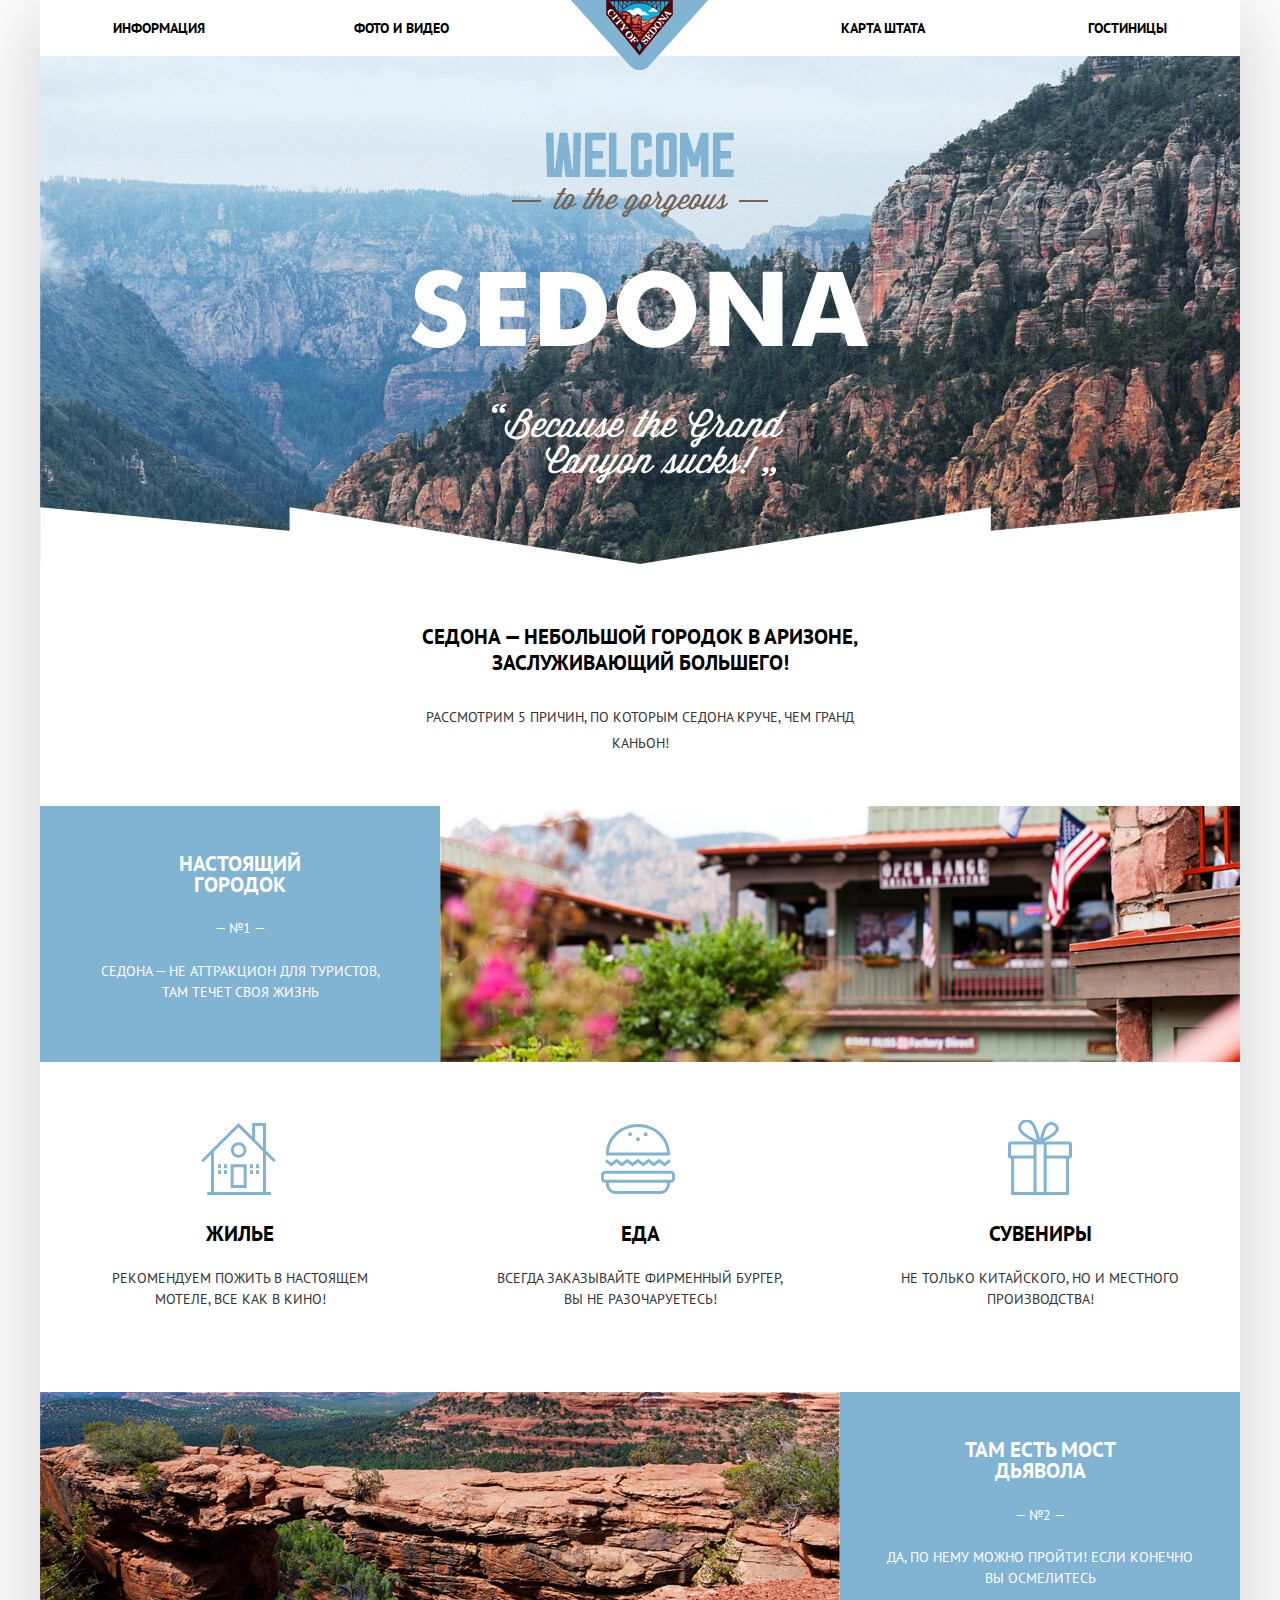
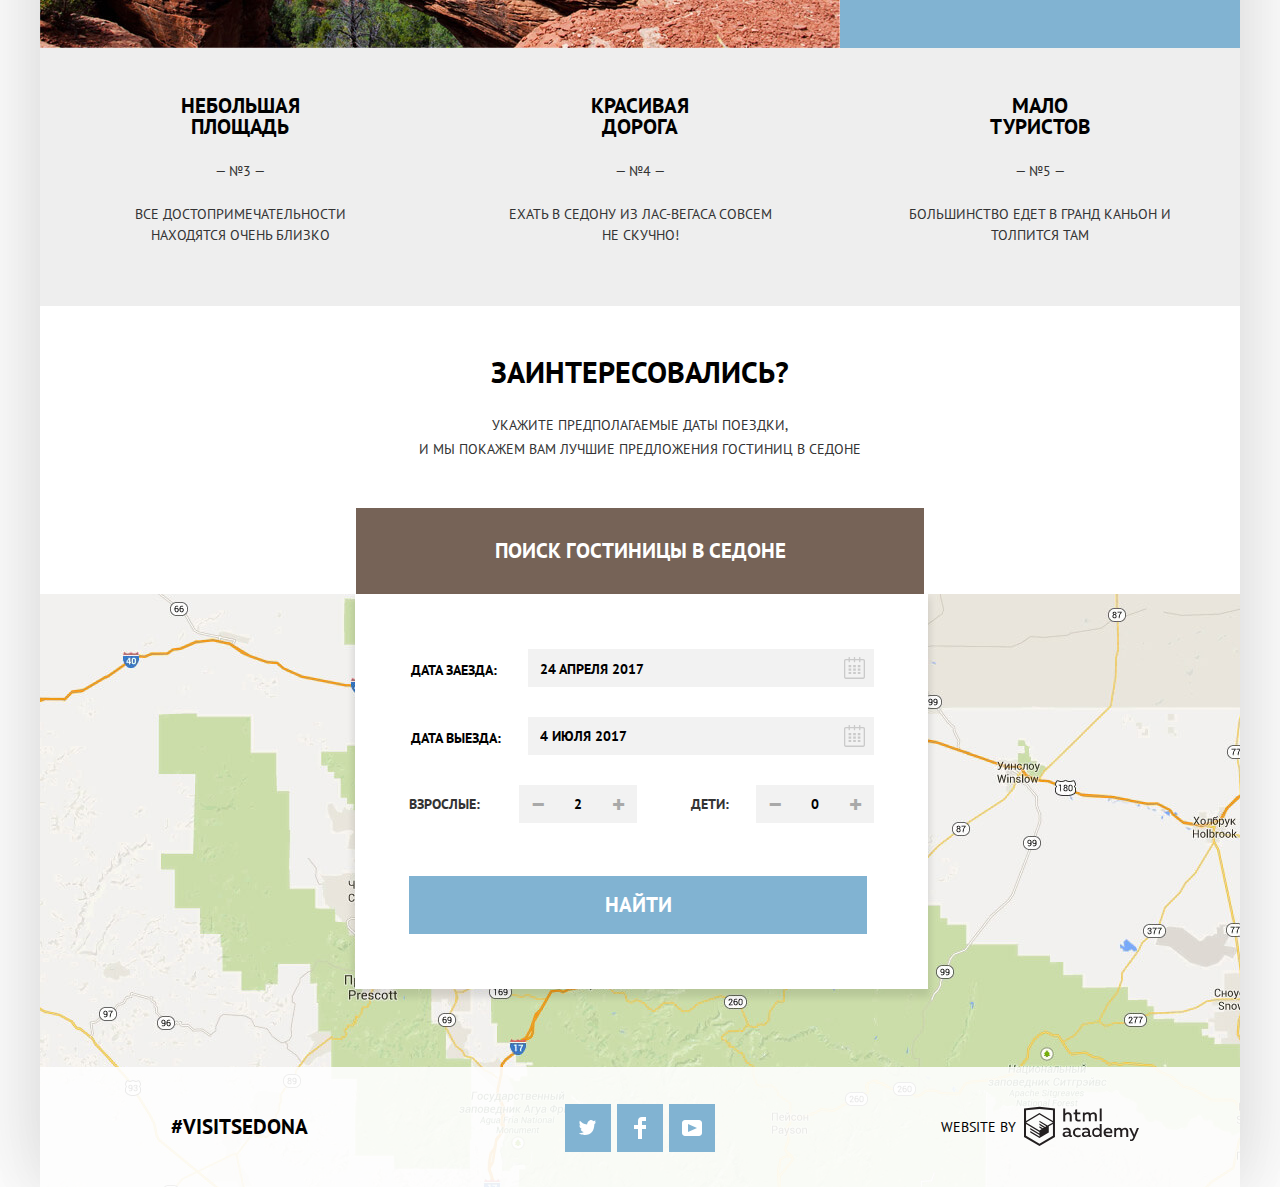
<file: index.html>
<!DOCTYPE html>
<html lang="ru">
  <head>
    <meta charset="utf-8">
    <title>HTML Academy: Седона</title>
    <link href="https://fonts.googleapis.com/css?family=PT+Sans:400,700&amp;subset=cyrillic" rel="stylesheet">
    <link href="css/normalize.css" rel="stylesheet">
    <link href="css/style.min.css" rel="stylesheet">
  </head>
  <body>
    <div class="central-container">
      <header class="main-header">
		    <nav class="main-navigation">
          <a class="main-header-logo">
            <img src="img/logo.png" width="138" height="70" alt="Логотип">
          </a>
          <div class="main-navigation-wrapper">
		        <ul class="site-navigation">
              <li><a href="info.html">Информация</a></li>
              <li><a href="gallery.html">Фото и видео</a></li>
              <li><a href="map.html">Карта штата</a></li>
              <li><a href="hotels.html">Гостиницы</a></li>
		        </ul>
		      </div>
		    </nav>
      </header>
      <main class="main-container">
        <div class="background-image">
        </div>
        <h1 class="visually-hidden">Добро пожаловать в Седону!</h1>
        <div class="description-container">
          <p class="description">Седона — небольшой городок в Аризоне, заслуживающий большего!</p>
          <p class="description-reasons">Рассмотрим 5 причин, по которым Седона круче, чем Гранд Каньон!</p>
        </div>
        <h2 class="visually-hidden">Причины</h2>
        <ul class="reasons-list">
          <li class="reason-1">
            <div class="first-reason">
              <h3>Настоящий городок</h3>
              <span>— №1 —</span>
              <p>Седона — не аттракцион для туристов, там течет своя жизнь</p>
            </div>
            <div class="first-reason-photo">
              <img src="img/first-reason-photo.jpg" width="800" height="256" alt="Городской пейзаж">
            </div>
          </li>
          <li class="recommendations">
            <div class="recommendation recommendation-1">
              <h4>Жилье</h4>
              <p>Рекомендуем пожить в настоящем мотеле, все как в кино!</p>
            </div>
            <div class="recommendation recommendation-2">
              <h4>Еда</h4>
              <p>Всегда заказывайте фирменный бургер, Вы не разочаруетесь!</p>
            </div>
            <div class="recommendation recommendation-3">
              <h4>Сувениры</h4>
              <p>Не только китайского, но и местного производства!</p>
            </div>
          </li>
          <li class="reason-2">
            <div class="second-reason-photo">
              <img src="img/second-reason-photo.jpg" width="800" height="256" alt="Мост Дьявола">
            </div>
            <div class="second-reason">
              <h3>Там есть мост Дьявола</h3>
              <span>— №2 —</span>
              <p>Да, по нему можно пройти! Если конечно Вы осмелитесь</p>
            </div>
          </li>
          <li class="reasons">
            <div class="reason">
              <h3>Небольшая площадь</h3>
              <span>— №3 —</span>
              <p>Все достопримечательности находятся очень близко</p>
            </div>
            <div class="reason">
              <h3>Красивая дорога</h3>
              <span>— №4 —</span>
              <p>Ехать в Седону из Лас-Вегаса совсем не скучно!</p>
            </div>
            <div class="reason">
              <h3>Мало туристов</h3>
              <span>— №5 —</span>
              <p>Большинство едет в Гранд Каньон и толпится там</p> 
            </div>
          </li>
        </ul>
        <section class="search">
          <h2 class="visually-hidden">Поиск отелей</h2>
          <p class="interested">Заинтересовались?</p>
          <p class="interested-description">Укажите предполагаемые даты поездки,<br> и мы покажем Вам лучшие предложения гостиниц в Седоне</p>
          <button class="button hotel-search-button">Поиск гостиницы в Седоне</button>
        </section>
        <section class="map">
          <h2 class="visually-hidden">Карта</h2>
          <img src="img/map.jpg" width="1200" height="593" alt="Карта города">
          <section class="modal modal-search">
            <form class="search-form" action="https://echo.htmlacademy.ru" method="post">
              <div class="search-item">
                <label for="arrival-date-field">Дата заезда:</label>
                <div class="temporary-container">
                  <input class="arrival-date" type="text" name="arrival-date" id="arrival-date-field" value="24 АПРЕЛЯ 2017" pattern="([0-9]{1,2}) ([А-Яа-яЁё]{3,8}) ([0-9]{4})">
                  <a href="#"><svg  class="date-button" xmlns="http://www.w3.org/2000/svg" width="21" height="22" viewBox="0 0 21 22"><path d="M19.251 2.025h-2.845V.648c0-.381-.294-.689-.656-.689-.363 0-.656.308-.656.689v1.377h-3.938V.648c0-.381-.294-.689-.655-.689-.363 0-.657.308-.657.689v1.377H5.906V.648c0-.381-.294-.689-.656-.689-.363 0-.657.308-.657.689v1.377H1.75C.784 2.025 0 2.847 0 3.862v16.302C0 21.179.784 22 1.75 22h17.501c.966 0 1.749-.821 1.749-1.836V3.862c0-1.015-.783-1.837-1.749-1.837zm.437 18.139a.448.448 0 0 1-.437.459H1.75a.45.45 0 0 1-.438-.459V3.862a.45.45 0 0 1 .438-.459h2.844v1.378c0 .381.294.689.657.689.362 0 .656-.308.656-.689V3.403h3.938v1.378c0 .381.294.689.657.689.361 0 .655-.308.655-.689V3.403h3.938v1.378c0 .381.293.689.656.689.362 0 .656-.308.656-.689V3.403h2.845c.241 0 .437.206.437.459v16.302z"/><path d="M4.594 8.225h2.625v2.066H4.594zM4.594 11.668h2.625v2.067H4.594zM4.594 15.112h2.625v2.066H4.594zM9.188 15.112h2.625v2.066H9.188zM9.188 11.668h2.625v2.067H9.188zM9.188 8.225h2.625v2.066H9.188zM13.781 15.112h2.625v2.066h-2.625zM13.781 11.668h2.625v2.067h-2.625zM13.781 8.225h2.625v2.066h-2.625z"/></svg></a>
                </div>
              </div>
              <div class="search-item">
                <label for="departure-date-field">Дата выезда:</label>
                <div class="temporary-container">
                  <input class="departure-date" type="text" name="departure-date" id="departure-date-field" value="4 ИЮЛЯ 2017" pattern="([0-9]{1,2}) ([А-Яа-яЁё]{3,8}) ([0-9]{4})">
                  <a href="#"><svg class="date-button" xmlns="http://www.w3.org/2000/svg" width="21" height="22" viewBox="0 0 21 22"><path d="M19.251 2.025h-2.845V.648c0-.381-.294-.689-.656-.689-.363 0-.656.308-.656.689v1.377h-3.938V.648c0-.381-.294-.689-.655-.689-.363 0-.657.308-.657.689v1.377H5.906V.648c0-.381-.294-.689-.656-.689-.363 0-.657.308-.657.689v1.377H1.75C.784 2.025 0 2.847 0 3.862v16.302C0 21.179.784 22 1.75 22h17.501c.966 0 1.749-.821 1.749-1.836V3.862c0-1.015-.783-1.837-1.749-1.837zm.437 18.139a.448.448 0 0 1-.437.459H1.75a.45.45 0 0 1-.438-.459V3.862a.45.45 0 0 1 .438-.459h2.844v1.378c0 .381.294.689.657.689.362 0 .656-.308.656-.689V3.403h3.938v1.378c0 .381.294.689.657.689.361 0 .655-.308.655-.689V3.403h3.938v1.378c0 .381.293.689.656.689.362 0 .656-.308.656-.689V3.403h2.845c.241 0 .437.206.437.459v16.302z"/><path d="M4.594 8.225h2.625v2.066H4.594zM4.594 11.668h2.625v2.067H4.594zM4.594 15.112h2.625v2.066H4.594zM9.188 15.112h2.625v2.066H9.188zM9.188 11.668h2.625v2.067H9.188zM9.188 8.225h2.625v2.066H9.188zM13.781 15.112h2.625v2.066h-2.625zM13.781 11.668h2.625v2.067h-2.625zM13.781 8.225h2.625v2.066h-2.625z"/></svg></a>
                </div>
              </div>
              <div class="search-item-groups">
                <div class="search-item-group">
                  <label for="adults-quantity-field">Взрослые:</label>
                  <div class="quantity-field">
                    <button class="quantity-button minus" type="button">–</button>
                    <input class="number" type="text" name="adults-quantity" id="adults-quantity-field" value="2" pattern="(^[ 0-9]+$)">
                    <button class="quantity-button plus" type="button">+</button>
                  </div>
                </div>
                <div class="search-item-group">
                  <label for="children-quantity-field">Дети:</label>
                  <div class="quantity-field">
                    <button class="quantity-button minus" type="button">–</button>
                    <input class="number" type="text" name="children-quantity" id="children-quantity-field" value="0" pattern="(^[ 0-9]+$)">
                    <button class="quantity-button plus" type="button">+</button>
                  </div>
                </div>
              </div>
              <button class="button search-button" type="submit">Найти</button>
            </form>
          </section>
        </section>
      </main>
      <footer class="main-footer">
        <div class="main-footer-container">
          <p class="hashtag">#VisitSedona</p>
          <section class="social-media-buttons">
            <ul class="social-media-buttons-list">
              <li class="social-media-button"><a href="#"><img src="img/twitter.svg" width="17" height="15" alt="Twitter"></a></li>
              <li class="social-media-button"><a href="#"><img src="img/fb-icon.svg" width="12" height="22" alt="Facebook"></a></li>
              <li class="social-media-button"><a href="#"><img src="img/youtube.svg" width="20" height="16" alt="YouTube"></a></li>
            </ul>
          </section>
          <div class="main-footer-author">
            <p class="author">Website by </p><a href="https://htmlacademy.ru/intensive/htmlcss" aria-label="htmlacademy"><svg class="logo-htmlacademy" id="Layer_1" data-name="Layer 1" xmlns="http://www.w3.org/2000/svg" viewBox="0 0 108.08 36.85"><title>logo-htmlacademy-small1</title><path d="M44.61,26.88a2,2,0,0,0,.55-0.1v1.33a3.25,3.25,0,0,1-1.18.21,1.67,1.67,0,0,1-1.67-1,4.84,4.84,0,0,1-3.14,1.08c-1.51,0-2.91-.83-2.91-2.55,0-2.13,2-2.79,3.71-2.79a11.08,11.08,0,0,1,2.17.25v-0.3c0-1-.76-1.77-2.19-1.77a7.42,7.42,0,0,0-3,.64v-1.7a10.21,10.21,0,0,1,3.19-.55c2.36,0,3.81,1.12,3.81,3.65v3a0.54,0.54,0,0,0,.49.59h0.17Zm-6.44-1.13A1.35,1.35,0,0,0,39.63,27h0.11a3.39,3.39,0,0,0,2.41-1V24.58a9.72,9.72,0,0,0-1.81-.21c-1,0-2.16.33-2.16,1.38h0Zm12.36-6.11a5,5,0,0,1,2.57.64V22a4.08,4.08,0,0,0-2.3-.7,2.75,2.75,0,1,0,0,5.49,5,5,0,0,0,2.43-.64v1.71a6.27,6.27,0,0,1-2.76.57A4.21,4.21,0,0,1,46,24.51q0-.21,0-0.41a4.32,4.32,0,0,1,4.18-4.46h0.38Zm12.17,7.24a2,2,0,0,0,.55-0.1v1.33a3.25,3.25,0,0,1-1.18.21,1.67,1.67,0,0,1-1.67-1,4.84,4.84,0,0,1-3.14,1.08c-1.51,0-2.91-.83-2.91-2.55,0-2.13,2-2.79,3.71-2.79a11.08,11.08,0,0,1,2.17.25v-0.3c0-1-.76-1.77-2.19-1.77a7.42,7.42,0,0,0-3,.64v-1.7a10.21,10.21,0,0,1,3.19-.55c2.36,0,3.81,1.12,3.81,3.65v3a0.54,0.54,0,0,0,.49.59h0.17Zm-6.44-1.13A1.35,1.35,0,0,0,57.73,27h0.11a3.39,3.39,0,0,0,2.41-1V24.58a9.72,9.72,0,0,0-1.81-.21c-1.06,0-2.16.33-2.16,1.38h0ZM73,16V28.2H71.35V26.88a3.88,3.88,0,0,1-3.19,1.54,4.4,4.4,0,0,1,0-8.78,3.81,3.81,0,0,1,3,1.3V16H73Zm-4.53,5.22a2.76,2.76,0,1,0,0,5.52A2.86,2.86,0,0,0,71.15,25V23A2.91,2.91,0,0,0,68.49,21.27ZM79,19.64c3.31,0,4.46,2.68,3.92,5.09H76.7c0.21,1.5,1.67,2.11,3.19,2.11a6.11,6.11,0,0,0,2.64-.59v1.6a7.14,7.14,0,0,1-3,.57C77,28.42,74.78,27,74.78,24a4.18,4.18,0,0,1,4-4.39H79Zm0.09,1.54a2.28,2.28,0,0,0-2.44,2.1v0.06H81.3A2,2,0,0,0,79.13,21.18Zm5.73,7V19.87h1.65v1a3.81,3.81,0,0,1,2.78-1.27A2.86,2.86,0,0,1,91.89,21a4.12,4.12,0,0,1,2.91-1.33A3.06,3.06,0,0,1,98,23V28.2h-1.9V23.05a1.59,1.59,0,0,0-1.42-1.75H94.42a2.8,2.8,0,0,0-2.07,1.12V28.2h-1.9V23.05A1.59,1.59,0,0,0,89,21.31H88.8a3,3,0,0,0-2.21,1.29v5.63H84.86Zm21.31-8.33h1.9l-3.91,9.46c-0.9,2.17-2.09,2.86-3.35,2.86a4.76,4.76,0,0,1-1.1-.14V30.46a2.86,2.86,0,0,0,.85.12c0.9,0,1.58-.64,2.07-1.9l0.17-.42-4-8.4h2l2.86,6.29ZM38.73,1.46V6.22a3.81,3.81,0,0,1,2.7-1.14,3.25,3.25,0,0,1,3.44,3.4v5.15H43V8.72a1.81,1.81,0,0,0-1.61-2h-0.3a2.93,2.93,0,0,0-2.32,1.39v5.52h-1.9V1.46h1.9ZM49.94,2.31v3h3V6.91h-3v3.81c0,1.1.5,1.46,1.58,1.46a4.49,4.49,0,0,0,1.69-.33v1.6A6.8,6.8,0,0,1,51,13.8a2.55,2.55,0,0,1-2.86-2.74V6.89H46.58V5.26h1.5V2.74Zm5.4,11.31V5.28H57v1A3.81,3.81,0,0,1,59.77,5a2.86,2.86,0,0,1,2.6,1.33A4.12,4.12,0,0,1,65.28,5,3.06,3.06,0,0,1,68.44,8.4v5.21h-1.9V8.46a1.59,1.59,0,0,0-1.42-1.75H64.89a2.8,2.8,0,0,0-2.07,1.12v5.78h-1.9V8.46A1.59,1.59,0,0,0,59.5,6.71H59.27A3,3,0,0,0,57.06,8v5.63H55.34ZM71.17,1.45H73V13.6H71.17V1.45ZM14.71,0H14.55L0,1.54V28.21l14.55,8.66,14.55-8.66V1.54Zm12.5,27.1L14.55,34.64,1.9,27.12V16.18l12.59,7.5V25L5.86,19.9v1.31l8.68,5.21v1.39L5.87,22.65V24l8.68,5.21,8.75-5.24V18.31L27.2,16V27.12Zm0-12.53-3.48,2-1.6,1L14.51,13v1.31L21,18.23H21l-0.14.09-1,.54-5.37-3.2V17l4.24,2.52-1,.67-3.2-1.9v1.31l2.1,1.24L14.5,22.1,2,14.65,14.51,7.11Zm0-1.32L14.49,5.76,1.91,13.25v-10L14.56,1.92,27.21,3.25v10h0Z" transform="translate(0 -0.02)" fill="#231f20"/></svg></a>
          </div>
        </div>
      </footer>
    </div>
  </body>
</html>
</file>
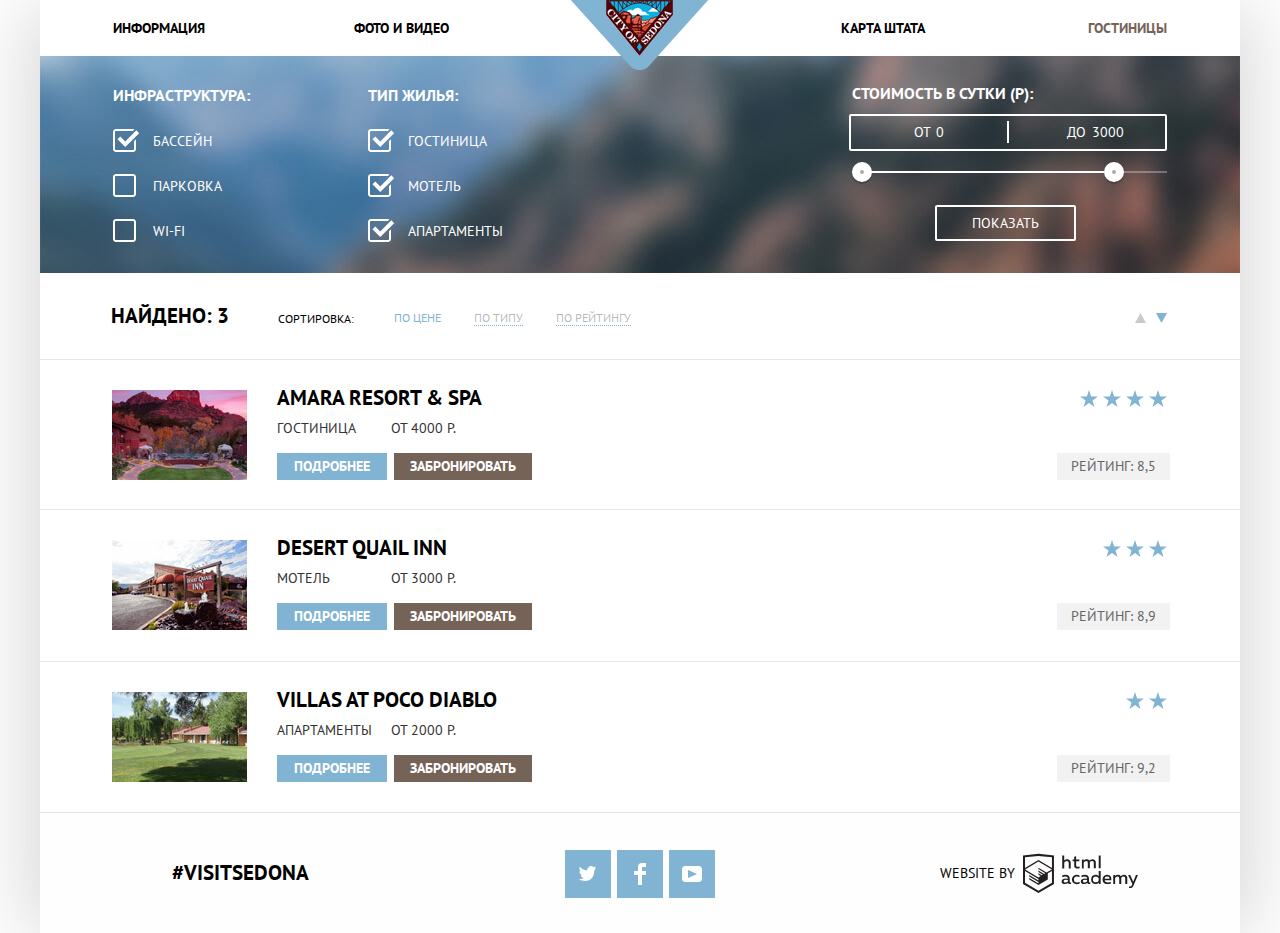
<file: hotels.html>
﻿<!DOCTYPE html>
<html lang="ru">
  <head>
    <meta charset="utf-8">
    <title>HTML Academy: Седона - Гостиницы</title>
    <link href="https://fonts.googleapis.com/css?family=PT+Sans:400,700&amp;subset=cyrillic" rel="stylesheet">
    <link href="css/normalize.css" rel="stylesheet">
    <link href="css/style.min.css" rel="stylesheet">
  </head>
  <body>
    <div class="central-container">
      <header class="main-header-inner">
		    <nav class="main-navigation">
          <a href="index.html" class="main-header-logo">
            <img src="img/logo.png" width="138" height="70" alt="Логотип">
          </a>
          <div class="main-navigation-wrapper">
		        <ul class="site-navigation">
              <li><a href="info.html">Информация</a></li>
              <li><a href="gallery.html">Фото и видео</a></li>
              <li><a href="map.html">Карта штата</a></li>
              <li class="hotels-active">Гостиницы</li>
		        </ul>
		      </div>
		    </nav>
      </header>
      <main class="container">
        <h1 class="visually-hidden">Гостиницы</h1>
        <form class="filter-form" action="https://echo.htmlacademy.ru" method="get">
          <fieldset class="filter filter-1">
            <legend>Инфраструктура:</legend>
              <ul class="filter-list">
                <li class="filter-option">
                  <input class="filter-input filter-input-checkbox filter-disabled visually-hidden" type="checkbox" name="pool" id="pool-filter" checked>
                  <label for="pool-filter">Бассейн</label>
                </li>
                <li class="filter-option">
                  <input class="filter-input filter-input-checkbox filter-disabled visually-hidden" type="checkbox" name="parking" id="parking-filter">
                  <label for="parking-filter">Парковка</label>  
                </li>
                <li class="filter-option">
                  <input class="filter-input filter-input-checkbox filter-disabled visually-hidden" type="checkbox" name="wifi" id="wifi-filter">
                  <label for="wifi-filter">Wi-fi</label>
                </li>
              </ul>
          </fieldset>
          <fieldset class="filter filter-2">
            <legend>Тип жилья:</legend>
            <ul class="filter-list">
              <li class="filter-option">
                <input class="filter-input filter-input-checkbox filter-disabled visually-hidden" type="checkbox" name="hotel" id="hotel-filter" checked>
                <label for="hotel-filter">Гостиница</label>
              </li>
              <li class="filter-option">
                <input class="filter-input filter-input-checkbox filter-disabled visually-hidden" type="checkbox" name="motel" id="motel-filter" checked>
                <label for="motel-filter">Мотель</label>
              </li>
              <li class="filter-option">
                <input class="filter-input filter-input-checkbox filter-disabled visually-hidden" type="checkbox" name="apartement" id="apartement-filter" checked>
                <label for="apartement-filter">Апартаменты</label>
              </li>
            </ul>
          </fieldset>
          <fieldset class="filter filter-3">
            <div class="filter-range">
              <div class="filter-range-title">Стоимость в сутки (р):</div>
              <div class="price-controls">
                <label class="min-price">от <input type="text" name="min-price" value="0"></label>
                <label class="max-price">до <input type="text" name="max-price" value="3000"></label>
              </div>
              <div class="range-controls">
                <div class="scale">
                  <div class="bar"></div>
                </div>
                <div class="range-toggle range-toggle-min"></div>
                <div class="range-toggle range-toggle-max"></div>
              </div>
              <button class="btn-transparent" type="submit">Показать</button>
            </div>
          </fieldset>
        </form>
        <div class="container">
          <section class="sorting">
            <div class="sorting-found-container">
              <p>Найдено: <span class="quantity">3</span></p>
            </div>
            <div class="sorting-list-container">
              <h4>Сортировка:</h4>
              <ul class="sorting-list">
                <li><a class="sorting-active">По цене</a></li>
                <li><a href="#">По типу</a></li>
                <li><a href="#">По рейтингу</a></li>
              </ul>
            </div>
            <div class="up-and-down-container">
              <ul class="up-and-down-list">
                <li><a class="up-and-down" href="#" aria-label="По возрастанию"><svg class="up-button" xmlns="http://www.w3.org/2000/svg" width="11" height="10" viewBox="0 0 11 10"><path fill="#231F20" d="M5.5 0L0 10h11z"/></svg></a></li>
                <li><a class="up-and-down" href="#" aria-label="По убыванию"><svg class="down-button active-button" xmlns="http://www.w3.org/2000/svg" width="11" height="10" viewBox="0 0 11 10"><path fill="#231F20" d="M5.5 10L0 0h11"/></svg></a></li>
              </ul>
            </div>
          </section> 
        </div>
        <h2 class="visually-hidden">Результаты поиска</h2>
        <section class="search-results">
          <section class="hotel">
            <div class="hotel-details">
              <img src="img/first-hotel.jpg" width="135" height="90" alt="Amara Resort & SPA">
              <div class="hotel-description">
                <h3>Amara Resort & SPA</h3>
                <p>Гостиница <span>от 4000 р.</span></p>
                <a href="#" class="button-hotel button-hotel-more">Подробнее</a>
                <a href="#" class="button-hotel button-hotel-booking">Забронировать</a> 
              </div>
            </div>
            <section class="rating">
              <div class="stars">
                <img src="img/star.svg" width="18" height="17" alt="Звезда">
                <img src="img/star.svg" width="18" height="17" alt="Звезда">
                <img src="img/star.svg" width="18" height="17" alt="Звезда">
                <img src="img/star.svg" width="18" height="17" alt="Звезда">
              </div>
              <p>Рейтинг: <span class="hotel-rating">8,5</span></p>
            </section>
          </section>
          <section class="hotel">
            <div class="hotel-details">
              <img src="img/second-hotel.jpg" width="135" height="90" alt="Desert Quail INN">
              <div class="hotel-description">
                <h3>Desert Quail INN</h3>
                <p>Мотель <span>от 3000 р.</span></p>
                <a href="#" class="button-hotel button-hotel-more">Подробнее</a>
                <a href="#" class="button-hotel button-hotel-booking">Забронировать</a>
              </div>
            </div>
            <section class="rating">
              <div class="stars">
                <img src="img/star.svg" width="18" height="17" alt="Звезда">
                <img src="img/star.svg" width="18" height="17" alt="Звезда">
                <img src="img/star.svg" width="18" height="17" alt="Звезда">
              </div>
              <p>Рейтинг: <span class="hotel-rating">8,9</span></p>
            </section>
          </section>
          <section class="hotel">
            <div class="hotel-details">
              <img src="img/third-hotel.jpg" width="135" height="90" alt="Villas at Poco Diablo">
              <div class="hotel-description">
                <h3>Villas at Poco Diablo</h3>
                <p>Апартаменты <span>от 2000 р.</span></p>
                <a href="#" class="button-hotel button-hotel-more">Подробнее</a>
                <a href="#" class="button-hotel button-hotel-booking">Забронировать</a>
              </div>
            </div>
            <section class="rating">
              <div class="stars">
                <img src="img/star.svg" width="18" height="17" alt="Звезда">
                <img src="img/star.svg" width="18" height="17" alt="Звезда">
              </div>
              <p>Рейтинг: <span class="hotel-rating">9,2</span></p>
            </section>
          </section>
        </section>
      </main>
      <footer class="main-footer-inner">
        <div class="main-footer-container-inner">
          <p class="hashtag-inner">#VisitSedona</p>
          <section class="social-media-buttons-inner">
            <ul class="social-media-buttons-list-inner">
              <li class="social-media-button-inner"><a href="#"><img src="img/twitter.svg" width="17" height="15" alt="Twitter"></a></li>
              <li class="social-media-button-inner"><a href="#"><img src="img/fb-icon.svg" width="12" height="22" alt="Facebook"></a></li>
              <li class="social-media-button-inner"><a href="#"><img src="img/youtube.svg" width="20" height="16" alt="YouTube"></a></li>
            </ul>
          </section>
          <div class="main-footer-author-inner">
            <p class="author-inner">Website by </p><a href="https://htmlacademy.ru/intensive/htmlcss" aria-label="htmlacademy"><svg class="logo-htmlacademy-inner" id="Layer_1" data-name="Layer 1" xmlns="http://www.w3.org/2000/svg" viewBox="0 0 108.08 36.85"><title>logo-htmlacademy-small1</title><path d="M44.61,26.88a2,2,0,0,0,.55-0.1v1.33a3.25,3.25,0,0,1-1.18.21,1.67,1.67,0,0,1-1.67-1,4.84,4.84,0,0,1-3.14,1.08c-1.51,0-2.91-.83-2.91-2.55,0-2.13,2-2.79,3.71-2.79a11.08,11.08,0,0,1,2.17.25v-0.3c0-1-.76-1.77-2.19-1.77a7.42,7.42,0,0,0-3,.64v-1.7a10.21,10.21,0,0,1,3.19-.55c2.36,0,3.81,1.12,3.81,3.65v3a0.54,0.54,0,0,0,.49.59h0.17Zm-6.44-1.13A1.35,1.35,0,0,0,39.63,27h0.11a3.39,3.39,0,0,0,2.41-1V24.58a9.72,9.72,0,0,0-1.81-.21c-1,0-2.16.33-2.16,1.38h0Zm12.36-6.11a5,5,0,0,1,2.57.64V22a4.08,4.08,0,0,0-2.3-.7,2.75,2.75,0,1,0,0,5.49,5,5,0,0,0,2.43-.64v1.71a6.27,6.27,0,0,1-2.76.57A4.21,4.21,0,0,1,46,24.51q0-.21,0-0.41a4.32,4.32,0,0,1,4.18-4.46h0.38Zm12.17,7.24a2,2,0,0,0,.55-0.1v1.33a3.25,3.25,0,0,1-1.18.21,1.67,1.67,0,0,1-1.67-1,4.84,4.84,0,0,1-3.14,1.08c-1.51,0-2.91-.83-2.91-2.55,0-2.13,2-2.79,3.71-2.79a11.08,11.08,0,0,1,2.17.25v-0.3c0-1-.76-1.77-2.19-1.77a7.42,7.42,0,0,0-3,.64v-1.7a10.21,10.21,0,0,1,3.19-.55c2.36,0,3.81,1.12,3.81,3.65v3a0.54,0.54,0,0,0,.49.59h0.17Zm-6.44-1.13A1.35,1.35,0,0,0,57.73,27h0.11a3.39,3.39,0,0,0,2.41-1V24.58a9.72,9.72,0,0,0-1.81-.21c-1.06,0-2.16.33-2.16,1.38h0ZM73,16V28.2H71.35V26.88a3.88,3.88,0,0,1-3.19,1.54,4.4,4.4,0,0,1,0-8.78,3.81,3.81,0,0,1,3,1.3V16H73Zm-4.53,5.22a2.76,2.76,0,1,0,0,5.52A2.86,2.86,0,0,0,71.15,25V23A2.91,2.91,0,0,0,68.49,21.27ZM79,19.64c3.31,0,4.46,2.68,3.92,5.09H76.7c0.21,1.5,1.67,2.11,3.19,2.11a6.11,6.11,0,0,0,2.64-.59v1.6a7.14,7.14,0,0,1-3,.57C77,28.42,74.78,27,74.78,24a4.18,4.18,0,0,1,4-4.39H79Zm0.09,1.54a2.28,2.28,0,0,0-2.44,2.1v0.06H81.3A2,2,0,0,0,79.13,21.18Zm5.73,7V19.87h1.65v1a3.81,3.81,0,0,1,2.78-1.27A2.86,2.86,0,0,1,91.89,21a4.12,4.12,0,0,1,2.91-1.33A3.06,3.06,0,0,1,98,23V28.2h-1.9V23.05a1.59,1.59,0,0,0-1.42-1.75H94.42a2.8,2.8,0,0,0-2.07,1.12V28.2h-1.9V23.05A1.59,1.59,0,0,0,89,21.31H88.8a3,3,0,0,0-2.21,1.29v5.63H84.86Zm21.31-8.33h1.9l-3.91,9.46c-0.9,2.17-2.09,2.86-3.35,2.86a4.76,4.76,0,0,1-1.1-.14V30.46a2.86,2.86,0,0,0,.85.12c0.9,0,1.58-.64,2.07-1.9l0.17-.42-4-8.4h2l2.86,6.29ZM38.73,1.46V6.22a3.81,3.81,0,0,1,2.7-1.14,3.25,3.25,0,0,1,3.44,3.4v5.15H43V8.72a1.81,1.81,0,0,0-1.61-2h-0.3a2.93,2.93,0,0,0-2.32,1.39v5.52h-1.9V1.46h1.9ZM49.94,2.31v3h3V6.91h-3v3.81c0,1.1.5,1.46,1.58,1.46a4.49,4.49,0,0,0,1.69-.33v1.6A6.8,6.8,0,0,1,51,13.8a2.55,2.55,0,0,1-2.86-2.74V6.89H46.58V5.26h1.5V2.74Zm5.4,11.31V5.28H57v1A3.81,3.81,0,0,1,59.77,5a2.86,2.86,0,0,1,2.6,1.33A4.12,4.12,0,0,1,65.28,5,3.06,3.06,0,0,1,68.44,8.4v5.21h-1.9V8.46a1.59,1.59,0,0,0-1.42-1.75H64.89a2.8,2.8,0,0,0-2.07,1.12v5.78h-1.9V8.46A1.59,1.59,0,0,0,59.5,6.71H59.27A3,3,0,0,0,57.06,8v5.63H55.34ZM71.17,1.45H73V13.6H71.17V1.45ZM14.71,0H14.55L0,1.54V28.21l14.55,8.66,14.55-8.66V1.54Zm12.5,27.1L14.55,34.64,1.9,27.12V16.18l12.59,7.5V25L5.86,19.9v1.31l8.68,5.21v1.39L5.87,22.65V24l8.68,5.21,8.75-5.24V18.31L27.2,16V27.12Zm0-12.53-3.48,2-1.6,1L14.51,13v1.31L21,18.23H21l-0.14.09-1,.54-5.37-3.2V17l4.24,2.52-1,.67-3.2-1.9v1.31l2.1,1.24L14.5,22.1,2,14.65,14.51,7.11Zm0-1.32L14.49,5.76,1.91,13.25v-10L14.56,1.92,27.21,3.25v10h0Z" transform="translate(0 -0.02)" fill="#231f20"/></svg></a>
          </div>
        </div>
      </footer>
    </div>
  </body>
</html>
</file>
<file: css/style.min.css>
﻿body{width:100%;font-size:14px;line-height:21px;font-family:"PT Sans",Arial,sans-serif;font-weight:400;color:#333;text-transform:uppercase}a{text-decoration:none}.central-container{position:relative;width:1200px;margin:0 auto;-webkit-box-shadow:25px 5px 75px 0 rgba(0,1,1,.1),-25px 5px 75px 0 rgba(0,1,1,.1);box-shadow:25px 5px 75px 0 rgba(0,1,1,.1),-25px 5px 75px 0 rgba(0,1,1,.1)}.main-header{position:absolute}.main-navigation{font-size:14px;line-height:26px;color:#000}.main-header-logo{position:absolute;left:50%;z-index:1;width:138px;height:70px;-webkit-transform:translateX(-50%);-ms-transform:translateX(-50%);transform:translateX(-50%)}.main-navigation-wrapper{background-color:#fff}.site-navigation{z-index:2;display:-webkit-box;display:-ms-flexbox;display:flex;-ms-flex-wrap:wrap;flex-wrap:wrap;margin:0 73px;padding:0;font-size:0;list-style:none}.site-navigation>li{display:inline-block;width:241px;margin:15px 0;vertical-align:middle}.site-navigation li:nth-child(2){margin-right:89px}.site-navigation li:nth-child(3){margin-right:1px;text-align:right}.site-navigation li:nth-child(4){text-align:right}.site-navigation a{display:inline-block;vertical-align:middle;font-size:14px;font-weight:700;color:#000}.site-navigation a:focus,.site-navigation a:hover{color:#81b3d2}.site-navigation a:active{color:rgba(0,0,0,.3)}.site-navigation .hotels-active{font-size:14px;font-weight:700;color:#766357;cursor:default}.site-navigation .hotels-active:hover{color:#766357}.background-image{-webkit-box-pack:center;-ms-flex-pack:center;justify-content:center;-webkit-box-align:center;-ms-flex-align:center;align-items:center;min-height:568px;background-color:#e2e1e1;background-image:url(../img/background-mountains.jpg);background-position:center top;background-repeat:no-repeat;background-size:contain}.background-image,.background-image img,.description-container{display:-webkit-box;display:-ms-flexbox;display:flex}.background-image img{position:absolute;left:50%;-webkit-box-pack:center;-ms-flex-pack:center;justify-content:center;margin-top:45px;-webkit-transform:translateX(-50%);-ms-transform:translateX(-50%);transform:translateX(-50%)}.visually-hidden{position:absolute;clip:rect(0 0 0 0);width:1px;height:1px;margin:-1px}.description-container{-webkit-box-orient:vertical;-webkit-box-direction:normal;-ms-flex-direction:column;flex-direction:column;padding-bottom:36px;line-height:26px;text-align:center}.description{margin:0 auto;padding:56px 350px 14px;font-size:21px;font-weight:700;color:#000}.description-reasons{padding:0 356px}.reason-1,.reasons-list{display:-webkit-box;display:-ms-flexbox;display:flex}.reasons-list{-webkit-box-orient:vertical;-webkit-box-direction:normal;-ms-flex-direction:column;flex-direction:column;margin:0;padding:0;list-style:none}.reason-1{-webkit-box-pack:center;-ms-flex-pack:center;justify-content:center;margin-bottom:52px}.first-reason{width:400px;height:50%;min-height:256px;text-align:center;color:#fff;background-color:#81b3d2}.first-reason h3,.recommendation h4,.second-reason h3{margin:0 auto;padding:47px 133px 23px;font-size:21px;line-height:21px;font-weight:700;color:#fff}.first-reason span{margin:0 auto;padding-bottom:22px}.first-reason p{margin:0 auto;padding:0 57px}.recommendations{display:-webkit-box;display:-ms-flexbox;display:flex;padding-bottom:68px;background-color:#fff}.recommendation{width:33%;padding:0 50px;text-align:center}.recommendation-1,.recommendation-2,.recommendation-3{background-color:#fff;background-image:url(../img/icon-1.svg);background-position:161px 3px;background-repeat:no-repeat;background-size:75px 72px}.recommendation-2,.recommendation-3{background-image:url(../img/icon-3.svg);background-position:161px 4px;background-size:74px 70px}.recommendation-3{background-image:url(../img/icon-2.svg);background-position:168px -1px;background-size:64px 76px}.recommendation h4,.second-reason h3{padding:103px 0 10px;color:#000}.reason-2{display:-webkit-box;display:-ms-flexbox;display:flex;-webkit-box-pack:center;-ms-flex-pack:center;justify-content:center}.second-reason{width:400px;height:50%;min-height:256px;text-align:center;color:#fff;background-color:#81b3d2}.second-reason h3{width:151px;padding:47px 0 24px;color:#fff}.first-reason span,.reason span,.second-reason span{display:inline-block;vertical-align:middle}.second-reason span{margin-bottom:0;padding-bottom:12px}.reason p,.second-reason p{margin:0 auto;padding:9px 40px}.reasons{display:-webkit-box;display:-ms-flexbox;display:flex;-ms-flex-pack:distribute;justify-content:space-around;margin:-6px 0 48px;padding-bottom:60px;background-color:#eee}.reason{width:33%;text-align:center}.interested,.reason h3{font-weight:700;color:#000}.reason h3{padding:47px 125px 24px;margin:0 auto;font-size:21px;line-height:21px}.reason span{margin:0 auto;padding-bottom:22px}.reason p{padding:0 60px}.search{display:-webkit-box;display:-ms-flexbox;display:flex;-webkit-box-orient:vertical;-webkit-box-direction:normal;-ms-flex-direction:column;flex-direction:column;-webkit-box-pack:center;-ms-flex-pack:center;justify-content:center;margin-left:0;line-height:24px;text-align:center}.interested{margin:0 316px 23px;font-size:30px;line-height:36px}.interested-description{margin:0 316px 47px}.button{font-size:21px;line-height:26px;font-weight:700;color:#fff;text-transform:uppercase;border:0;cursor:pointer}.hotel-search-button{display:inline-block;width:568px;height:86px;margin:0 auto;vertical-align:bottom;background-color:#766357}.hotel-search-button:focus,.hotel-search-button:hover{background-color:#604e43}.hotel-search-button:active{color:rgba(255,255,255,.3);background-color:#503e33}.map,.modal{text-align:center}.map{position:relative;display:-webkit-box;display:-ms-flexbox;display:flex;min-height:475px}.modal{width:570px;height:395px;background-color:#fff}.modal-search{position:absolute;top:0;left:50%;display:-webkit-box;display:-ms-flexbox;display:flex;-webkit-box-orient:horizontal;-webkit-box-direction:normal;-ms-flex-direction:row;flex-direction:row;-webkit-transform:translateX(-50%);-ms-transform:translateX(-50%);transform:translateX(-50%)}.search-form{margin:0 auto;padding:55px 54px 0;background-color:#fff;-webkit-box-shadow:0 6px 7px 2px rgba(0,1,1,.1);box-shadow:0 6px 7px 2px rgba(0,1,1,.1)}.search-item{display:-webkit-box;display:-ms-flexbox;display:flex;-webkit-box-pack:justify;-ms-flex-pack:justify;justify-content:space-between;-webkit-box-align:center;-ms-flex-align:center;align-items:center;margin:0 auto 30px;font-weight:700;line-height:26px;color:#000}.search-item label{margin:4px 0 0 2px}.temporary-container{position:relative;width:346px}.temporary-container>a{position:absolute;right:10px;top:50%;-webkit-transform:translateY(-37%) translateX(1px);-ms-transform:translateY(-37%) translateX(1px);transform:translateY(-37%) translateX(1px)}.arrival-date{width:100%;height:38px;padding:2px 0 0 12px;-webkit-box-sizing:border-box;box-sizing:border-box;font-size:14px;line-height:26px;font-weight:700;background-color:#f2f2f2;border:0}.arrival-date:hover{background-color:#ebebeb}.arrival-date:focus{background-color:#fff;outline:3px solid #e5e5e5}.arrival-date::-ms-clear,.departure-date::-ms-clear{display:none}.departure-date{width:100%;height:38px;padding-left:12px;-webkit-box-sizing:border-box;box-sizing:border-box;font-size:14px;line-height:26px;font-weight:700;background-color:#f2f2f2;border:0}.departure-date:hover{background-color:#ebebeb}.departure-date:focus{background-color:#fff;outline:3px solid #e5e5e5}.date-button,.down-button path,.up-button path{fill:#cacaca}.date-button:focus,.date-button:hover{fill:#000}.active-button path,.date-button:active{fill:#81b3d2}.search-item-group,.search-item-groups{display:-webkit-box;display:-ms-flexbox;display:flex;-webkit-box-align:center;-ms-flex-align:center;align-items:center}.search-item-group{margin-bottom:53px;font-weight:700}.search-item-group label{margin-right:39px}.search-item-group:nth-child(2) label{margin:0 27px 0 54px}.quantity-field{display:-webkit-box;display:-ms-flexbox;display:flex;-webkit-box-orient:horizontal;-webkit-box-direction:normal;-ms-flex-direction:row;flex-direction:row;margin:0 auto}.quantity-button{width:38px;height:38px;font-size:25px;font-weight:700;color:#a9a9a9;background-color:#f2f2f2;border:0;cursor:pointer}.quantity-button:focus,.quantity-button:hover{color:#000}.quantity-button:active{color:#81b3d2}.minus{padding-bottom:3px}.number{width:38px;height:36px;font-size:14px;line-height:26px;font-weight:700;text-align:center;background-color:#f2f2f2;border:0}.number:hover{background-color:#ebebeb}.number:focus{background-color:#fff;outline:3px solid #e5e5e5}.search-button{display:inherit;width:458px;height:58px;margin-bottom:53px;background-color:#81b3d2}.search-button:focus,.search-button:hover,.social-media-buttons li:focus,.social-media-buttons li:hover{background-color:#669ec0}.search-button:active{color:rgba(255,255,255,.3)}.main-footer,.main-footer-container{display:-webkit-box;display:-ms-flexbox;display:flex}.main-footer{position:absolute;bottom:0;width:1200px;height:120px;background-color:rgba(254,254,254,.9);-webkit-box-pack:center;-ms-flex-pack:center;justify-content:center}.main-footer-container{-ms-flex-preferred-size:968px;flex-basis:968px;-webkit-box-pack:justify;-ms-flex-pack:justify;justify-content:space-between;-webkit-box-align:center;-ms-flex-align:center;align-items:center;margin-left:30px}.hashtag{font-size:21px;line-height:26px;font-weight:700;color:#000}.social-media-button{margin:1px 3px 0;list-style:none}.social-media-button>a:active{opacity:.3}.social-media-buttons,.social-media-buttons-list{display:-webkit-box;display:-ms-flexbox;display:flex;-webkit-box-direction:normal}.social-media-buttons{min-height:48px;margin:0 auto;-webkit-box-orient:vertical;-ms-flex-direction:column;flex-direction:column}.social-media-buttons-list{-webkit-box-orient:horizontal;-ms-flex-direction:row;flex-direction:row;-webkit-box-pack:justify;-ms-flex-pack:justify;justify-content:space-between;padding-left:30px}.social-media-buttons-list li{display:-webkit-box;display:-ms-flexbox;display:flex;background-color:#81b3d2;cursor:pointer}.main-footer-author,.social-media-buttons-list a{display:-webkit-box;display:-ms-flexbox;display:flex;-webkit-box-align:center;-ms-flex-align:center;align-items:center}.social-media-buttons-list a,.social-media-buttons-list li{width:46px;height:48px;-webkit-box-pack:center;-ms-flex-pack:center;justify-content:center}.search-button:active,.social-media-buttons li:active{background-color:#5496bd}.main-footer-author{-webkit-box-orient:horizontal;-webkit-box-direction:normal;-ms-flex-direction:row;flex-direction:row;-webkit-box-pack:justify;-ms-flex-pack:justify;justify-content:space-between;min-height:28px}.author{line-height:26px;color:#000}.logo-htmlacademy{width:115px;height:41px;padding:4px 0 0 8px}.logo-htmlacademy path:focus,.logo-htmlacademy path:hover{fill:#81b3d2}.logo-htmlacademy path:active{fill:#bdbbbc}.main-header-inner{position:absolute}.filter-form{display:-webkit-box;display:-ms-flexbox;display:flex;-webkit-box-pack:justify;-ms-flex-pack:justify;justify-content:space-between;-webkit-box-align:center;-ms-flex-align:center;align-items:center;min-height:273px;margin-bottom:26px;background-color:#e2e1e1;background-image:url(../img/background-inner.jpg);background-position:center top;background-repeat:no-repeat;background-size:cover}.filter{margin:0;padding:0;font-size:14px;line-height:21px;color:#fff;border:0}.filter-1{margin:80px 0 0 73px}.filter-2{margin:80px 223px 0 0}.filter legend{font-size:16px;font-weight:700}.filter-list{padding:0;list-style:none}.filter-option label{cursor:pointer}.filter-option{padding:9px 0}.filter-input-checkbox:checked+label::before{display:inline-block;content:'';width:27px;height:27px;margin-right:13px;vertical-align:middle;background-image:url(../img/checkbox-on.svg);background-repeat:no-repeat}.filter-disabled:checked:disabled+label::before{background-image:url(../img/checkbox-on-disabled.svg);opacity:.3;cursor:not-allowed}.filter-disabled:checked:disabled+label{cursor:not-allowed}.filter-input-checkbox+label::before{display:inline-block;content:'';width:27px;height:27px;margin-right:13px;vertical-align:middle;background-image:url(../img/checkbox-off.svg);background-repeat:no-repeat}.filter-disabled:disabled+label::before{background-image:url(../img/checkbox-off-disabled.svg);opacity:.3;cursor:not-allowed}.filter-disabled:disabled+label{cursor:not-allowed}.filter-input-checkbox:focus+label::before{outline:2px solid #6ea7ca}.filter-range{width:324px;margin:50px 73px 0 0;color:#fff;text-transform:uppercase}.filter-range-title,.sorting p{margin:0 0 10px 9px;font-size:16px;line-height:21px;font-weight:700}.price-controls{position:relative;height:33px;margin:0 0 20px 6px;font-size:0;border:2px solid #fff;border-radius:2px}.price-controls::after{content:"";position:absolute;top:50%;left:50%;width:2px;height:22px;background:#fff;-webkit-transform:translate(-50%,-50%);-ms-transform:translate(-50%,-50%);transform:translate(-50%,-50%)}.price-controls label{display:inline-block;vertical-align:middle;font-size:14px;cursor:pointer}.price-controls .max-price,.price-controls .min-price{width:90px;padding:5px 0 0 63px}.price-controls input{width:50px;margin:0;color:inherit;font:inherit;background:0 0;border:0}.range-controls{position:relative;margin:0 0 32px 9px}.range-controls .scale{height:2px;background:rgba(255,255,255,.3)}.range-controls .bar{width:80%;height:2px;background:#fff}.range-toggle,.range-toggle:hover{position:absolute;top:-9px;width:4px;height:4px;background:#ababab;border:8px solid #fff;border-radius:50%;-webkit-box-shadow:0 2px 1px 0 rgba(0,1,1,.2);box-shadow:0 2px 1px 0 rgba(0,1,1,.2);cursor:pointer}.range-toggle:hover{border:9px solid #fff}.range-toggle-min{left:0}.range-toggle-max{left:80%}.btn-transparent{display:block;margin:0 auto;padding:6px 35px;font-size:14px;line-height:20px;color:#fff;text-transform:uppercase;background:0 0;border:2px solid #fff;border-radius:2px;cursor:pointer}.btn-transparent:hover{color:#000;background:#fff}.sorting{position:relative;display:-webkit-box;display:-ms-flexbox;display:flex;-webkit-box-align:baseline;-ms-flex-align:baseline;align-items:baseline;padding:4px 0 30px;margin-bottom:25px;border-bottom:1px solid #e5e5e5}.sorting p{margin:0 0 0 71px;font-size:21px;line-height:26px;color:#000}.sorting h4,.sorting-list a{font-size:12px;line-height:18px}.sorting h4{margin:0;padding:5px 40px 0 49px;font-weight:400;color:#000}.sorting-list-container{display:inherit}.sorting-list{display:-webkit-box;display:-ms-flexbox;display:flex;-ms-flex-wrap:wrap;flex-wrap:wrap;width:700px;margin:0;padding:2px 0 0;list-style:none}.sorting-list li{padding-right:33px}.up-and-down-container{position:absolute;left:1095px}.up-and-down-list{display:-webkit-box;display:-ms-flexbox;display:flex;-webkit-box-pack:end;-ms-flex-pack:end;justify-content:flex-end;margin:0;padding:5px 0 0;list-style:none}.up-button{margin-right:10px}.sorting-list a{color:rgba(0,0,0,.3);text-decoration:none;border-bottom:1px dotted #81b3d2}a.sorting-active{color:#81b3d2;border:0;cursor:default}a.up-and-down{border:0}.hotel-description h3:focus,.hotel-description h3:hover,.sorting-list a:focus,.sorting-list a:hover{color:#81b3d2}.sorting-list a:active{color:#000;border:0}a.sorting-active:active{color:#81b3d2;border:0}.down-button path:hover,.up-button path:hover{fill:#231f20}.down-button path:active,.up-button path:active{fill:#81b3d2}.active-button path:hover{fill:#81b3d2;cursor:default}.hotel,.search-results{display:-webkit-box;display:-ms-flexbox;display:flex}.search-results{-webkit-box-orient:vertical;-webkit-box-direction:normal;-ms-flex-direction:column;flex-direction:column}.hotel{-webkit-box-pack:justify;-ms-flex-pack:justify;justify-content:space-between;border-bottom:1px solid #e5e5e5}.search-results .hotel{margin-bottom:25px;padding-bottom:29px}.search-results .hotel:first-child{margin-bottom:25px}.search-results .hotel:nth-child(2){margin-bottom:25px;padding-bottom:31px}.search-results .hotel:last-child{margin-bottom:0;padding-bottom:30px}.hotel-details{display:-webkit-box;display:-ms-flexbox;display:flex;margin-left:72px}.hotel-details img{padding-top:5px}.hotel-description{padding-left:30px}.hotel-description h3{margin:0;padding-bottom:7px;font-size:21px;line-height:26px;color:#000;cursor:pointer}.hotel-description h3:active{color:rgba(0,0,0,.3)}.hotel-description p{display:-webkit-box;display:-ms-flexbox;display:flex;-webkit-box-pack:justify;-ms-flex-pack:justify;justify-content:space-between;margin:0;padding-bottom:14px}.hotel-description span{padding-right:76px}.button-hotel{font-size:14px;line-height:21px;font-weight:700;color:#fff}.button-hotel-more{display:inline-block;margin:0 3px 0 0;padding:3px 17px;vertical-align:bottom;background-color:#81b3d2}.button-hotel-more:focus,.button-hotel-more:hover,.social-media-buttons-inner li:focus,.social-media-buttons-inner li:hover{background-color:#669ec0}.button-hotel-more:active{color:rgba(255,255,255,.3);background-color:#5496bd}.button-hotel-booking{display:inline-block;margin:0;padding:3px 16px;vertical-align:bottom;background-color:#766357}.button-hotel-booking:focus,.button-hotel-booking:hover{background-color:#604e43}.button-hotel-booking:active{color:rgba(255,255,255,.3);background-color:#503e33}.rating p{padding:3px 14px;color:#666;background-color:#f2f2f2;margin:41px 70px 0 0}.stars img{padding-left:5px}.hotel .stars{-webkit-box-pack:end;-ms-flex-pack:end;justify-content:flex-end;margin:5px 73px 0 0;padding-bottom:5px}.hotel .stars,.main-footer-container-inner,.main-footer-inner{display:-webkit-box;display:-ms-flexbox;display:flex}.main-footer-inner{bottom:0;-webkit-box-orient:horizontal;-webkit-box-direction:normal;-ms-flex-direction:row;flex-direction:row;width:1200px;height:120px;background-color:rgba(254,254,254,.9);-webkit-box-pack:center;-ms-flex-pack:center;justify-content:center}.main-footer-container-inner{-ms-flex-preferred-size:968px;flex-basis:968px;-webkit-box-pack:justify;-ms-flex-pack:justify;justify-content:space-between;-webkit-box-align:center;-ms-flex-align:center;align-items:center;margin-left:27px}.hashtag-inner{margin:0;padding:0 0 0 2px;font-size:21px;line-height:26px;font-weight:700;color:#000}.social-media-buttons-inner{display:-webkit-box;display:-ms-flexbox;display:flex;-webkit-box-orient:vertical;-webkit-box-direction:normal;-ms-flex-direction:column;flex-direction:column;min-height:48px;margin:0;padding:0 0 0 38px}.social-media-buttons-list-inner a,.social-media-buttons-list-inner li{display:-webkit-box;display:-ms-flexbox;display:flex;-webkit-box-pack:center;-ms-flex-pack:center;justify-content:center;width:46px;height:48px}.social-media-buttons-list-inner li{background-color:#81b3d2;cursor:pointer}.social-media-buttons-inner li:active{background-color:#5496bd}.social-media-button-inner{margin:1px 3px 0;list-style:none}.social-media-button-inner>a:active{opacity:.3}.main-footer-author-inner,.social-media-buttons-list-inner{display:-webkit-box;display:-ms-flexbox;display:flex;-webkit-box-orient:horizontal;-webkit-box-direction:normal;-ms-flex-direction:row;flex-direction:row;-webkit-box-pack:justify;-ms-flex-pack:justify;justify-content:space-between}.social-media-buttons-list-inner{margin:0;padding:0}.social-media-buttons-list-inner a{-webkit-box-align:center;-ms-flex-align:center;align-items:center}.main-footer-author-inner{min-height:28px;padding:0 0 0 7px}.author-inner{line-height:26px;color:#000}.logo-htmlacademy-inner{padding:7px 0 0 8px;width:115px;height:41px}.logo-htmlacademy-inner path:focus,.logo-htmlacademy-inner path:hover{fill:#81b3d2}.logo-htmlacademy-inner path:active{fill:#bdbbbc}
</file>
